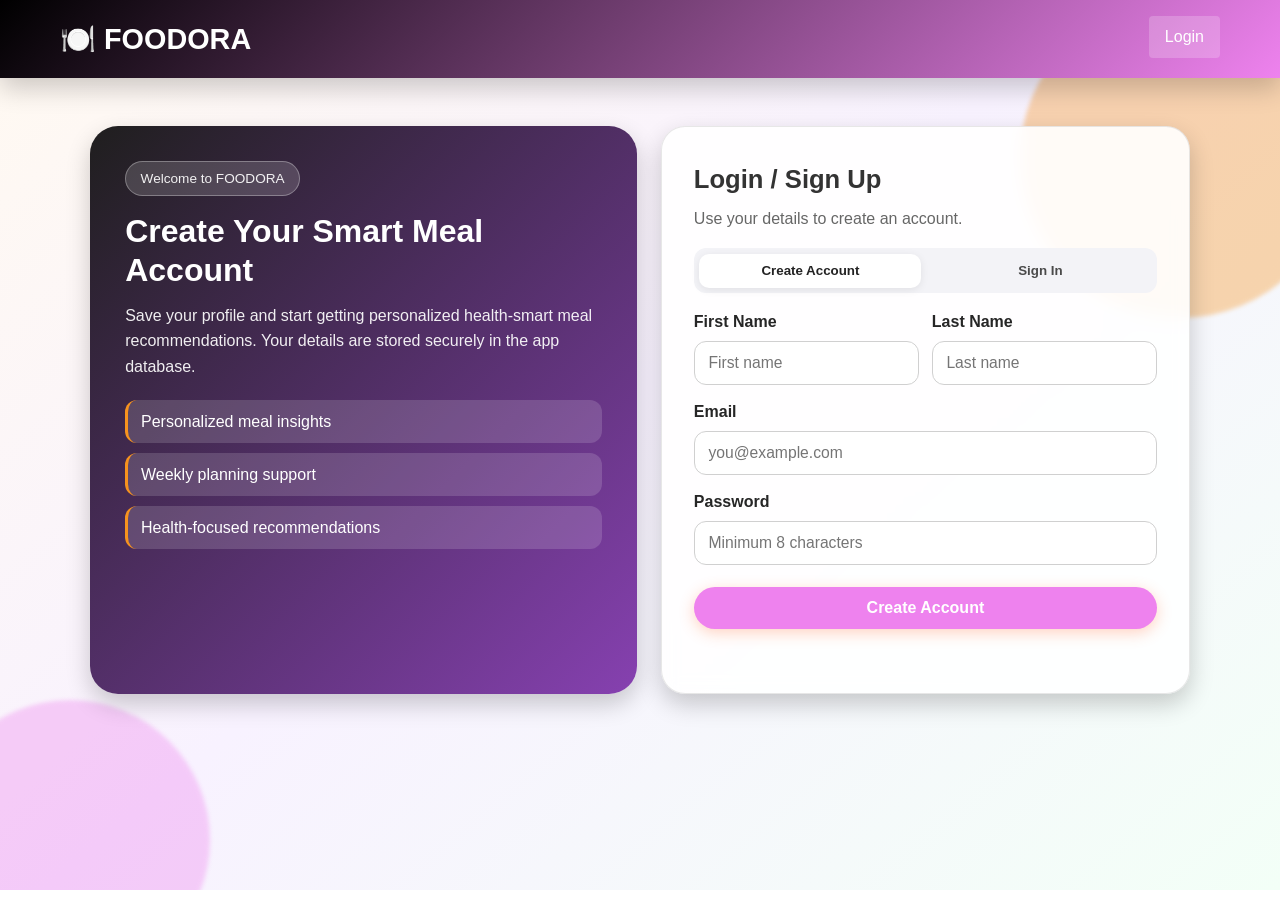
<file: index.html>
<!DOCTYPE html>
<html lang="en">
<head>
    <meta charset="UTF-8">
    <meta name="viewport" content="width=device-width, initial-scale=1.0">
    <title>Smart Meal Recommendation System</title>
    <link rel="stylesheet" href="styles.css">
</head>
<body>
    <!-- Navigation Bar -->
    <nav class="navbar">
        <div class="nav-container">
            <div class="logo">🍽️ FOODORA</div>
            <div class="nav-links">
                <a href="index.html" class="active">Home</a>
                <a href="what-i-have.html">Meal Planner</a>
                <a href="#" data-action="logout">Logout</a>
            </div>
        </div>
    </nav>

    <!-- Hero Section with Wallpaper -->
    <section class="hero">
        <div class="hero-background">
            <img src="C:\Users\Harinisha\Downloads\S2.png" alt="Delicious meal" class="hero-image">
            <div class="hero-overlay"></div>
        </div>
        <div class="hero-content">
            <h1 class="welcome-title">FOODORA</h1>
            <p class="welcome-subtitle">Personalized Meal Recommendations Based on Your Health & Ingredients</p>
            <div class="hero-buttons">
                <a href="what-i-have.html" class="btn btn-primary">Start Planning</a>
                <a href="login.html" class="btn btn-secondary">Create Account</a>
            </div>
        </div>
    </section>

    <!-- Previously Viewed Meals Section -->
    <section class="home-history" id="home-history-section">
        <div class="container">
            <h2 class="section-title">Recently Viewed / Cooked Meals</h2>
            <div id="home-history-list" class="home-history-grid">
                <!-- History cards injected from script.js -->
            </div>
            <p id="home-history-empty" class="muted home-history-empty">No viewed meals yet. Start from Meal Planner and view a meal to see it here.</p>
        </div>
    </section>

    <!-- Features Section -->
    <section class="features">
        <div class="container">
            <h2 class="section-title">Why Choose Health-Smart Meals?</h2>
            <div class="features-grid">
                <div class="feature-card">
                    <div class="feature-image">
                        <img src="img2.jpg" alt="Health-Based Recommendations" class="card-img">
                    </div>
                    <h3>🩺 Health-Based Recommendations</h3>
                    <p>Get meal suggestions tailored to your blood sugar and blood pressure levels.</p>
                </div>
                <div class="feature-card">
                    <div class="feature-image">
                        <img src="https://tse4.mm.bing.net/th/id/OIP.15-rsRrwyasX-inZnAsvkAHaEK?cb=defcache2defcache=1&rs=1&pid=ImgDetMain&o=7&rm=3" alt="Dietary Preferences" class="card-img">
                    </div>
                    <h3>🥗 Dietary Preferences</h3>
                    <p>Support for vegetarian, non-vegetarian, vegan, and eggetarian diets.</p>
                </div>
                <div class="feature-card">
                    <div class="feature-image">
                        <img src="img3.webp" class="card-img">
                    </div>
                    <h3>🥘 Ingredient-Based Planning</h3>
                    <p>Use what you have at home to create delicious, healthy meals.</p>
                </div>
                <div class="feature-card">
                    <div class="feature-image">
                        <img src="https://tse1.mm.bing.net/th/id/OIP.rgu2N-cV7GlVVcNil37iHAHaFk?cb=defcache2defcache=1&w=996&h=750&rs=1&pid=ImgDetMain&o=7&rm=3" alt="Weekly Planning" class="card-img">
                    </div>
                    <h3>📅 Weekly Meal Planning</h3>
                    <p>Plan your meals for the entire week based on available ingredients.</p>
                </div>
                <div class="feature-card">
                    <div class="feature-image">
                        <img src="https://images.cdn.centreforaviation.com/stories/NET-PROMOTER-SCORE-1024x.jpg" alt="Smart Analysis" class="card-img">
                    </div>
                    <h3>🧠 Smart Health Analysis</h3>
                    <p>AI analyzes your health metrics and suggests appropriate meals.</p>
                </div>
                 <div class="feature-card">
                    <div class="feature-image">
                        <img src="img4.jpg" alt="Detailed Steps" class="card-img">
                    </div>
                    <h3>📝 Detailed Cooking Steps</h3>
                    <p>Get step-by-step cooking instructions with health benefit information.</p>
                </div>
            </div>
        </div>
    </section>

    <!-- About Section -->
    <section class="about">
        <div class="container">
            <h2 class="section-title">About Health-Smart Meals</h2>
            <div class="about-content">
                <p><strong>Health-Smart Meals is an intelligent meal recommendation system focused on your health and well-being. We analyze your blood sugar and blood pressure levels along with your available ingredients to suggest personalized, health-optimized meals.</strong></p>
                <p>Our system helps you manage your health through proper nutrition by:</p>
                <ul>
                    <li>Analyzing your health metrics (blood sugar and blood pressure)</li>
                    <li>Suggesting meals that help balance your health conditions</li>
                    <li>Supporting your dietary preferences (vegetarian, non-vegetarian, vegan, eggetarian)</li>
                    <li>Creating single-day or weekly meal plans based on your available ingredients</li>
                    <li>Providing detailed cooking instructions with health benefit information</li>
                </ul>
                <p>Whether you need to manage high blood sugar, control blood pressure, or simply eat healthier, Health-Smart Meals provides the guidance you need to make informed food choices.</p>
            </div>
        </div>
    </section>

    <!-- How It Works Section -->
    <section class="how-it-works">
        <div class="container">
            <h2 class="section-title">How It Works</h2>
            <div class="steps-grid">
                <div class="step-card">
                    <div class="step-number">1</div>
                    <h3>Enter Health Info</h3>
                    <p>Provide your name, age, blood sugar level, and blood pressure readings.</p>
                </div>
                <div class="step-card">
                    <div class="step-number">2</div>
                    <h3>Select Preferences</h3>
                    <p>Choose your dietary preference and enter available ingredients.</p>
                </div>
                <div class="step-card">
                    <div class="step-number">3</div>
                    <h3>Health Analysis</h3>
                    <p>Our AI analyzes your health metrics and suggests appropriate meals.</p>
                </div>
                <div class="step-card">
                    <div class="step-number">4</div>
                    <h3>Get Meal Plan</h3>
                    <p>Receive personalized meal recommendations with cooking steps and health benefits.</p>
                </div>
            </div>
        </div>
    </section>

    <!-- CTA Section -->
    <section class="cta">
        <div class="container">
            <h2>Ready to Eat Healthier?</h2>
            <p>Start your health-smart meal planning journey today and take control of your health through nutrition!</p>
            <a href="what-i-have.html" class="btn btn-large">Start Planning Now</a>
        </div>
    </section>

    <!-- Footer -->
    <footer class="footer">
        <div class="container">
            <p>&copy; 2026 Health-Smart Meals - Personalized Health-Based Meal Planner. All rights reserved.</p>
            <div class="footer-links">
                <a href="#">Privacy Policy</a>
                <a href="#">Terms of Service</a>
                <a href="#">Contact Us</a>
            </div>
        </div>
    </footer>

    <script src="script.js"></script>
</body>
</html>
</file>
<file: styles.css>
/* Global Styles */
* {
    margin: 0;
    padding: 0;
    box-sizing: border-box;

}

html {
    scroll-behavior: smooth;
    scroll-padding-top: 80px;
}

:root {
    --primary-color:violet; 
    --secondary-color:black ;
    --accent-color: #F7931E;
    --dark-bg: #1a1a1a;
    --light-bg: #f5f5f5;
    --text-dark: #333;
    --text-light: #666;
    --shadow: 0 4px 6px rgba(0, 0, 0, 0.1);
    --shadow-lg: 0 10px 25px rgba(0, 0, 0, 0.2);
}

body {
    font-family: 'Segoe UI', Tahoma, Geneva, Verdana, sans-serif;
    line-height: 1.6;
    color: var(--text-dark);
    background-color: #fff;
}

.container {
    max-width: 1200px;
    margin: 0 auto;
    padding: 0 20px;
    padding-bottom: 30px;
}

/* Navigation Bar */
.navbar {
    background: linear-gradient(135deg, var(--secondary-color) 0%, var(--primary-color) 100%);
    padding: 1rem 0;
    position: sticky;
    top: 0;
    z-index: 1000;
    box-shadow: var(--shadow-lg);
}

.nav-container {
    max-width: 1200px;
    margin: 0 auto;
    padding: 0 20px;
    display: flex;
    justify-content: space-between;
    align-items: center;
}

.logo {
    font-size: 1.8rem;
    font-weight: bold;
    color: white;
    display: flex;
    align-items: center;
    gap: 0.5rem;
}

.nav-links {
    display: flex;
    gap: 2rem;
    align-items: center;
}

.nav-links a {
    color: white;
    text-decoration: none;
    font-weight: 500;
    transition: all 0.3s ease;
    padding: 0.5rem 1rem;
    border-radius: 4px;
}

.nav-links a:hover,
.nav-links a.active {
    background-color: rgba(255, 255, 255, 0.2);
    transform: translateY(-2px);
}

/* Hero Section */
.hero {
    position: relative;
    height: 600px;
    display: flex;
    align-items: center;
    justify-content: center;
    overflow: hidden;
}

.hero-background {
    position: absolute;
    top: 0;
    left: 0;
    width: 100%;
    height: 100%;
}

.hero-image {
    width: 100%;
    height: 100%;
    object-fit: cover;
    animation: zoomIn 10s ease-in-out infinite;
}

.hero-overlay {
    position: absolute;
    top: 0;
    left: 0;
    width: 100%;
    height: 100%;
    background: linear-gradient(135deg, rgba(245, 93, 164, 0.6) 0%, rgba(116, 114, 114, 0.6) 100%);
}

@keyframes zoomIn {
    0%, 100% {
        transform: scale(1);
    }
    50% {
        transform: scale(1.05);
    }
}

.hero-content {
    position: relative;
    z-index: 2;
    text-align: center;
    color: white;
    animation: slideUp 0.8s ease-out;
}

@keyframes slideUp {
    from {
        opacity: 0;
        transform: translateY(30px);
    }
    to {
        opacity: 1;
        transform: translateY(0);
    }
}

.welcome-title {
    font-size: 4rem;
    margin-bottom: 1rem;
    font-weight: 700;
    text-shadow: 2px 2px 4px rgba(0, 0, 0, 0.3);
}

.welcome-subtitle {
    font-size: 1.5rem;
    margin-bottom: 2rem;
    text-shadow: 1px 1px 2px rgba(0, 0, 0, 0.3);
}

.hero-buttons {
    display: flex;
    gap: 1rem;
    justify-content: center;
    flex-wrap: wrap;
}

/* Buttons */
.btn {
    display: inline-block;
    padding: 0.75rem 2rem;
    border-radius: 50px;
    text-decoration: none;
    font-weight: 600;
    transition: all 0.3s ease;
    cursor: pointer;
    border: none;
    font-size: 1rem;
}

.btn-primary {
    background-color: var(--primary-color);
    color: white;
    box-shadow: 0 4px 15px rgba(255, 107, 53, 0.3);
}

.btn-primary:hover {
    background-color: #e55a2b;
    transform: translateY(-3px);
    box-shadow: 0 6px 20px rgba(255, 107, 53, 0.4);
}

.btn-secondary {
    background-color: transparent;
    color: white;
    border: 2px solid white;
}

.btn-secondary:hover {
    background-color: white;
    color: var(--secondary-color);
    transform: translateY(-3px);
}

.btn-large {
    padding: 1rem 2.5rem;
    font-size: 1.1rem;
}

/* Features Section */
.features {
    padding: 5rem 0 6rem 0;
    background-color:beige;
}

.home-history {
    padding: 4rem 0;
    background: #fff;
}

.home-history-grid {
    display: grid;
    grid-template-columns: repeat(auto-fit, minmax(260px, 1fr));
    gap: 1.25rem;
}

.home-history-card {
    background: #f8f9fa;
    border-left: 5px solid var(--primary-color);
    border-radius: 12px;
    padding: 1rem 1.25rem;
    box-shadow: var(--shadow);
}

.home-history-toggle {
    background: var(--primary-color);
    color: #fff;
    border: none;
    border-radius: 20px;
    padding: 0.5rem 0.9rem;
    cursor: pointer;
    font-weight: 600;
    margin-bottom: 0.65rem;
}

.home-history-toggle:hover {
    opacity: 0.9;
}

.home-history-card h3 {
    color: var(--text-dark);
    margin-bottom: 0.4rem;
    font-size: 1.1rem;
}

.home-history-meta {
    color: var(--text-light);
    font-size: 0.9rem;
    margin-bottom: 0.65rem;
}

.home-history-steps {
    color: var(--text-dark);
    font-size: 0.95rem;
}

.home-history-steps ol {
    padding-left: 1.1rem;
}

.home-history-steps li {
    margin-bottom: 0.4rem;
}

.home-history-empty {
    margin-top: 1rem;
    text-align: center;
}

.section-title {
    font-size: 2.5rem;
    text-align: center;
    margin-bottom: 3rem;
    color: brown;
    position: relative;
    padding-bottom: 1rem;
    padding-top: 40px;
}

.section-title::after {
    content: '';
    position: absolute;
    bottom: 0;
    left: 50%;
    transform: translateX(-50%);
    width: 80px;
    height: 4px;
    background: var(--primary-color);
    border-radius: 2px;
}

.features-grid {
    display: grid;
    grid-template-columns: repeat(auto-fit, minmax(300px, 1fr));
    gap: 2rem;
    margin-bottom: 2rem;
}

.feature-card {
    background: white;
    padding: 0;
    border-radius: 10px;
    text-align: center;
    box-shadow: var(--shadow);
    transition: all 0.3s ease;
    border-top: 4px solid var(--primary-color);
    overflow: hidden;
    display: flex;
    flex-direction: column;
    height: 100%;
}

.feature-card:hover {
    transform: translateY(-10px);
    box-shadow: var(--shadow-lg);
    border-top-color: var(--accent-color);
}

.feature-card:hover .card-img {
    transform: scale(1.1);
}

.feature-image {
    width: 100%;
    height: 200px;
    overflow: hidden;
    background: var(--light-bg);
    flex-shrink: 0;
    display: block;
    cursor: pointer;
}

.card-img {
    width: 100%;
    height: 100%;
    object-fit: cover;
    transition: transform 0.3s ease;
}

.feature-card h3 {
    font-size: 1.2rem;
    margin: 1.25rem 1.5rem 0.4rem 1.5rem;
    color: var(--secondary-color);
    font-weight: 700;
    letter-spacing: 0.2px;
    line-height: 1.4;
}

.feature-card p {
    font-size: 0.95rem;
    line-height: 1.6;
    color: var(--text-light);
    margin: 0 1.5rem 1.5rem 1.5rem;
    flex-grow: 1;
    display: flex;
    align-items: center;
    justify-content: center;
    text-align: center;
}

.feature-link {
    color: inherit;
    text-decoration: none;
    display: block;
}

.feature-link:hover {
    color: var(--accent-color);
}

.about-list li {
    padding: 0.75rem 0;
    color: var(--text-dark);
    line-height: 1.7;
}
/* Center the About section content */
.about .about-content {
    max-width: 900px;
    margin: 0 auto;
    text-align: center;
}

.about .about-content p {
    margin: 0 auto;
}

.about .about-content ul {
    list-style: none;
    padding-left: 0;
    margin: 1.5rem auto;
    text-align: left;
    max-width: 700px;
}

.about .about-content ul li {
    padding: 0.75rem 0;
    padding-left: 2rem;
    position: relative;
    font-size: 1.05rem;
    line-height: 1.6;
}

.about .about-content ul li::before {
    content: "✓";
    position: absolute;
    left: 0;
    color: var(--primary-color);
    font-weight: bold;
    font-size: 1.2rem;
}

/* What I Have - new inputs */
.meal-basics {
    display: grid;
    grid-template-columns: repeat(auto-fit, minmax(200px, 1fr));
    gap: 1rem;
    margin: 1.5rem 0;
}

.text-input-group select,
.text-input-group input,
.text-input-group textarea {
    width: 100%;
    padding: 0.75rem 1rem;
    border: 1px solid #e0e0e0;
    border-radius: 8px;
    font-size: 1rem;
}

.suggested-ingredients {
    margin: 1rem 0 1.5rem 0;
}

.suggested-ingredient-list {
    display: flex;
    flex-wrap: wrap;
    gap: 0.75rem;
}

.suggested-ingredient {
    border: 1px solid #e0e0e0;
    background: #fff;
    padding: 0.5rem 1rem;
    border-radius: 999px;
    cursor: pointer;
    transition: all 0.2s ease;
    font-weight: 600;
}

.suggested-ingredient:hover {
    border-color: var(--primary-color);
    color: var(--primary-color);
    transform: translateY(-2px);
}

.selected-ingredients {
    margin-top: 1.5rem;
}

.selected-ingredients-list {
    display: flex;
    flex-wrap: wrap;
    gap: 0.5rem;
}

.ingredient-pill {
    background: #f2f2f2;
    padding: 0.4rem 0.8rem;
    border-radius: 999px;
    font-size: 0.9rem;
    font-weight: 600;
}

.action-row {
    display: flex;
    gap: 1rem;
    margin-top: 1.5rem;
    flex-wrap: wrap;
}

.history-section {
    margin-top: 3rem;
}

.history-card {
    background: #fff;
    border-radius: 12px;
    padding: 1.5rem;
    box-shadow: var(--shadow);
}

.history-list {
    list-style: none;
    margin-top: 1rem;
    display: flex;
    flex-direction: column;
    gap: 0.75rem;
}

.muted {
    color: #999;
}

/* MealMatch */
.meal-summary {
    background: #fff;
    padding: 1.5rem;
    border-radius: 12px;
    box-shadow: var(--shadow);
    margin-bottom: 2rem;
}

.summary-grid {
    display: grid;
    grid-template-columns: repeat(auto-fit, minmax(220px, 1fr));
    gap: 1rem;
    margin-top: 1rem;
}

.meal-grid {
    display: flex;
    flex-wrap: wrap;
    gap: 1.5rem;
    margin-bottom: 2rem;
}

.meal-card {
    background: #fff;
    border-radius: 16px;
    box-shadow: var(--shadow);
    overflow: hidden;
    display: flex;
    flex-direction: column;
    width: 280px;
    transition: all 0.3s ease;
    cursor: pointer;
}

.meal-card:hover {
    transform: translateY(-8px);
    box-shadow: var(--shadow-lg);
}

.meal-card-image-wrapper {
    position: relative;
    width: 100%;
    height: 200px;
    overflow: hidden;
    background: linear-gradient(135deg, #f5f5f5 0%, #e0e0e0 100%);
}

.meal-card-image {
    width: 100%;
    height: 100%;
    object-fit: cover;
    transition: transform 0.3s ease;
    display: block;
}

.meal-card:hover .meal-card-image {
    transform: scale(1.1);
}

.meal-card-badge {
    display: none;
}

.meal-card-body {
    padding: 1.2rem;
    display: flex;
    flex-direction: column;
    gap: 0.5rem;
    flex-grow: 1;
}

.meal-card-body h3 {
    font-size: 1.1rem;
    color: var(--text-dark);
    margin: 0;
}

.meal-meta {
    font-size: 0.9rem;
    color: var(--text-light);
    margin: 0;
}

.no-match {
    grid-column: 1 / -1;
    text-align: center;
    padding: 3rem 2rem;
    background: #f5f5f5;
    border-radius: 12px;
}

/* Meal Detail */
.meal-detail {
    background: #fff;
    border-radius: 16px;
    padding: 2rem;
    box-shadow: var(--shadow);
    margin-top: 1rem;
}

.meal-detail-placeholder {
    color: #999;
    text-align: center;
    padding: 3rem 2rem;
    font-size: 1.1rem;
}

.meal-detail-card {
    display: flex;
    flex-direction: column;
    gap: 2rem;
}

.meal-detail-header {
    display: flex;
    gap: 2rem;
    align-items: flex-start;
    flex-wrap: wrap;
    padding-bottom: 1.5rem;
    border-bottom: 2px solid #f0f0f0;
}

.meal-detail-image-wrapper {
    flex-shrink: 0;
}

.meal-detail-image {
    width: 300px;
    height: 240px;
    object-fit: cover;
    border-radius: 16px;
    box-shadow: var(--shadow);
}

.meal-detail-info {
    flex: 1;
    min-width: 250px;
}

.meal-detail-info h2 {
    font-size: 2rem;
    margin-bottom: 0.5rem;
    color: var(--text-dark);
}

.meal-detail-meta {
    font-size: 1.1rem;
    color: var(--text-light);
    margin-bottom: 1rem;
    display: flex;
    gap: 1.5rem;
    flex-wrap: wrap;
}

.meal-detail-description {
    line-height: 1.7;
    color: #555;
    font-size: 1rem;
}

/* Tabs */
.meal-detail-tabs {
    display: flex;
    gap: 1rem;
    border-bottom: 2px solid #f0f0f0;
    overflow-x: auto;
}

.tab-btn {
    padding: 1rem 1.5rem;
    border: none;
    background: transparent;
    cursor: pointer;
    font-weight: 600;
    color: var(--text-light);
    border-bottom: 3px solid transparent;
    transition: all 0.3s ease;
    font-size: 1rem;
}

.tab-btn:hover {
    color: var(--primary-color);
}

.tab-btn.active {
    color: var(--primary-color);
    border-bottom-color: var(--primary-color);
}

/* Tab Content */
.tab-content {
    display: none;
}

.tab-content.active {
    display: block;
    animation: fadeIn 0.3s ease;
}

@keyframes fadeIn {
    from { opacity: 0; transform: translateY(5px); }
    to { opacity: 1; transform: translateY(0); }
}

.ingredients-list {
    display: flex;
    flex-direction: column;
    gap: 1.5rem;
}

.ingredient-section h4 {
    margin: 0 0 1rem 0;
    color: var(--text-dark);
    font-size: 1.05rem;
}

.ingredient-items {
    display: flex;
    flex-wrap: wrap;
    gap: 0.75rem;
}

.ingredient-tag {
    padding: 0.5rem 1rem;
    border-radius: 20px;
    font-weight: 600;
    font-size: 0.95rem;
}

.ingredient-tag.matched {
    background: #e8f5e9;
    color: #2e7d32;
    border: 1px solid #4caf50;
}

.ingredient-tag.missing {
    background: #fff3e0;
    color: #e65100;
    border: 1px solid #ff9800;
}

/* Steps */
.steps-list {
    display: flex;
    flex-direction: row;
    flex-wrap: wrap;
    gap: 1rem;
}

.step-item {
    display: flex;
    flex-direction: column;
    gap: 0.75rem;
    padding: 1rem;
    background: #f9f9f9;
    border-radius: 12px;
    border-left: 4px solid var(--primary-color);
    flex: 1;
    min-width: 150px;
    align-items: center;
    text-align: center;
}

.step-num {
    flex-shrink: 0;
    display: flex;
    align-items: center;
    justify-content: center;
    width: 40px;
    height: 40px;
    background: var(--primary-color);
    color: white;
    border-radius: 50%;
    font-weight: 700;
    font-size: 1.1rem;
}

.step-item:hover {
    background: #f0f0f0;
    transform: translateX(4px);
}

/* Nutrition */
.nutrition-grid {
    display: grid;
    grid-template-columns: repeat(auto-fit, minmax(140px, 1fr));
    gap: 1.5rem;
    margin-top: 1.5rem;
}

.nutrition-item {
    background: linear-gradient(135deg, #f5f5f5, #efefef);
    padding: 1.5rem;
    border-radius: 12px;
    text-align: center;
    box-shadow: var(--shadow);
}

.nutrition-item strong {
    display: block;
    font-size: 1.5rem;
    color: var(--primary-color);
    margin-bottom: 0.5rem;
}

/* Footer */
.meal-detail-footer {
    display: flex;
    gap: 1rem;
    margin-top: 1.5rem;
    padding-top: 1.5rem;
    border-top: 2px solid #f0f0f0;
}
    

    .checkbox-grid {
        display: grid;
        grid-template-columns: repeat(auto-fit, minmax(140px, 1fr));
        gap: 0.75rem;
    }

    .checkbox-grid label {
        display: flex;
        gap: 0.5rem;
        align-items: center;
        font-weight: 600;
        color: var(--secondary-color);
    }

    .upload-box {
        border: 2px dashed #ddd;
        border-radius: 10px;
        padding: 1.5rem;
        text-align: center;
        cursor: pointer;
        transition: all 0.2s ease;
        background: #fafafa;
        display: block;
    }

    .upload-box:hover {
        border-color: var(--primary-color);
        background: #fff5f0;
    }

    .upload-box input {
        display: none;
    }

    .upload-instructions {
        display: flex;
        flex-direction: column;
        gap: 0.2rem;
        color: var(--secondary-color);
        font-weight: 600;
    }

.how-it-works .section-title {
    color: brown;
}

.how-it-works .section-title::after {
    background-color: var(--accent-color);
}

.steps-grid {
    display: grid;
    grid-template-columns: repeat(auto-fit, minmax(250px, 1fr));
    gap: 2rem;
}

.step-card {
    background: white;
    padding: 2rem;
    border-radius: 10px;
    text-align: center;
    border: 2px solid #e0e0e0;
    transition: all 0.3s ease;
    box-shadow: var(--shadow);
}

.step-card:hover {
    background: white;
    transform: translateY(-5px);
    border-color: var(--primary-color);
    box-shadow: var(--shadow-lg);
}

.step-number {
    display: inline-flex;
    align-items: center;
    justify-content: center;
    width: 60px;
    height: 60px;
    background-color: var(--accent-color);
    border-radius: 50%;
    font-size: 1.8rem;
    font-weight: bold;
    margin-bottom: 1rem;
}

.step-card h3 {
    font-size: 1.3rem;
    margin-bottom: 0.5rem;
    color: var(--secondary-color);
}

.step-card p {
    color: var(--text-light);
}

/* CTA Section */
.cta {
    padding: 4rem 0;
    background: beige;
    color: brown;
    text-align: center;
}

.cta h2 {
    font-size: 2.5rem;
    margin-bottom: 1rem;
}

.cta p {
    font-size: 1.2rem;
    margin-bottom: 2rem;
    opacity: 0.95;
}

/* Footer */
.footer {
    background-color: var(--dark-bg);
    color: white;
    padding: 2rem 0;
    text-align: center;
}

.footer-links {
    margin-top: 1rem;
    display: flex;
    gap: 2rem;
    justify-content: center;
    flex-wrap: wrap;
}

.footer-links a {
    color: var(--primary-color);
    text-decoration: none;
    transition: color 0.3s ease;
}

.footer-links a:hover {
    color: var(--accent-color);
    text-decoration: underline;
}

/* Main Content Pages */
.main-content {
    min-height: calc(100vh - 200px);
    padding: 3rem 0;
    background-color: var(--light-bg);
}

.page-title {
    font-size: 3rem;
    color: var(--secondary-color);
    text-align: center;
    margin-bottom: 0.5rem;
}

.page-subtitle {
    font-size: 1.2rem;
    color: var(--text-light);
    text-align: center;
    margin-bottom: 3rem;
}

.coming-soon {
    background: white;
    padding: 3rem;
    border-radius: 10px;
    text-align: center;
    box-shadow: var(--shadow-lg);
    max-width: 600px;
    margin: 0 auto;
}

.coming-soon-icon {
    font-size: 4rem;
    margin-bottom: 1.5rem;
    display: block;
}

.coming-soon h2 {
    color: var(--secondary-color);
    margin-bottom: 1rem;
    font-size: 2rem;
}

.feature-list {
    list-style: none;
    text-align: left;
    margin: 1.5rem 0;
    padding: 0;
}

.feature-list li {
    padding: 0.75rem 0;
    padding-left: 2rem;
    position: relative;
    color: var(--text-dark);
    border-bottom: 1px solid #eee;
}

.feature-list li::before {
    content: '→';
    position: absolute;
    left: 0;
    color: var(--primary-color);
    font-weight: bold;
    font-size: 1.2rem;
}

.feature-list li:last-child {
    border-bottom: none;
}

.coming-soon .btn {
    margin-top: 1.5rem;
}

/* Input Selection layouts */
.input-page {
    background: #fdfaf6;
}

.input-grid {
    display: grid;
    grid-template-columns: repeat(auto-fit, minmax(280px, 1fr));
    gap: 16px;
}

.input-card {
    background: #ffffff;
    border: 1px solid #e6d7c3;
    border-radius: 12px;
    padding: 16px;
    box-shadow: 0 10px 30px rgba(62, 39, 35, 0.06);
}

.card-header {
    display: flex;
    justify-content: space-between;
    align-items: center;
    margin-bottom: 10px;
}

.input-card h3 {
    margin: 0;
    color: #3e2723;
}

.tag-light {
    background: #f3e7da;
    color: #3e2723;
    padding: 6px 10px;
    border-radius: 12px;
    font-size: 12px;
    border: 1px solid #e6d7c3;
}

.input-card label {
    display: block;
    margin-bottom: 8px;
    font-weight: 600;
    color: #4a342e;
}

.input-card input[type="text"],
.input-card input[type="file"],
.input-card textarea {
    width: 100%;
    padding: 10px 12px;
    border: 1px solid #d8c9b8;
    border-radius: 10px;
    background: #fff;
    font-size: 14px;
    color: #3e2723;
}

.input-card textarea {
    resize: vertical;
    min-height: 100px;
}

.chip-row {
    display: flex;
    flex-wrap: wrap;
    gap: 8px;
    margin-bottom: 10px;
}

.chip {
    padding: 8px 12px;
    border-radius: 999px;
    border: 1px solid #d8c9b8;
    background: #fff;
    color: #3e2723;
    cursor: pointer;
    font-size: 13px;
    transition: all 0.2s ease;
}

.chip:hover {
    border-color: #b89977;
    box-shadow: 0 4px 10px rgba(62, 39, 35, 0.08);
}

.chip.selected {
    background: #3e2723;
    color: #fff;
    border-color: #3e2723;
}

.accent-input {
    border-color: #c9ad8b;
    background: #fffdf8;
}

.upload-box {
    border: 1px dashed #c9ad8b;
    background: #fffdf8;
    border-radius: 12px;
    padding: 14px;
}

.notes {
    font-size: 12px;
    color: #6d4c41;
    margin-top: 6px;
}

.cta-row {
    display: flex;
    gap: 10px;
    flex-wrap: wrap;
}

.primary-button {
    background: #3e2723;
    color: #fff;
    padding: 12px 18px;
    border: none;
    border-radius: 10px;
    text-decoration: none;
    font-weight: 600;
    box-shadow: 0 10px 30px rgba(62, 39, 35, 0.12);
}

.secondary-button {
    background: #f3e7da;
    color: #3e2723;
    padding: 12px 18px;
    border-radius: 10px;
    text-decoration: none;
    font-weight: 600;
    border: 1px solid #e6d7c3;
}

.checkbox-grid {
    display: grid;
    grid-template-columns: repeat(auto-fit, minmax(140px, 1fr));
    gap: 8px;
}

.checkbox-grid label {
    display: flex;
    align-items: center;
    gap: 8px;
    font-weight: 500;
    cursor: pointer;
}

.checkbox-grid input[type="checkbox"] {
    accent-color: #3e2723;
}

.badge-list {
    display: flex;
    gap: 6px;
    flex-wrap: wrap;
}

.badge {
    background: #f3e7da;
    color: #3e2723;
    padding: 6px 10px;
    border-radius: 10px;
    font-size: 12px;
    border: 1px solid #e6d7c3;
}

.card-help {
    font-size: 13px;
    color: #6d4c41;
    margin-bottom: 10px;
}

.note {
    font-size: 12px;
    color: #5d4037;
    margin-top: 8px;
    background: #f7eee4;
    padding: 10px;
    border-radius: 10px;
    border: 1px solid #e6d7c3;
}

.field-group {
    margin-top: 12px;
}

.chip input[type="radio"] {
    display: none;
}

.chip input[type="radio"]:checked + span {
    font-weight: 700;
}

.chip input[type="radio"]:checked {
    outline: none;
}

.chip-row.wrap {
    flex-wrap: wrap;
}

@media (max-width: 600px) {
    .input-grid {
        grid-template-columns: 1fr;
    }

    .card-header {
        flex-direction: column;
        align-items: flex-start;
        gap: 6px;
    }
}

/* ============= NEW STEP-BY-STEP FORM LAYOUT ============= */
.input-page-section {
    background: linear-gradient(135deg, #fdfaf6 0%, #f5f1eb 100%);
    min-height: calc(100vh - 200px);
    padding: 3rem 0;
}

.page-header {
    text-align: center;
    margin-bottom: 3rem;
    animation: fadeInDown 0.6s ease-out;
}

.page-header .page-title {
    font-size: 2.8rem;
    color: #3e2723;
    margin-bottom: 0.5rem;
    font-weight: 800;
    letter-spacing: -1px;
}

.page-header .page-subtitle {
    font-size: 1.1rem;
    color: #795548;
    font-weight: 500;
}

@keyframes fadeInDown {
    from {
        opacity: 0;
        transform: translateY(-20px);
    }
    to {
        opacity: 1;
        transform: translateY(0);
    }
}

.form-steps-container {
    display: grid;
    grid-template-columns: 1fr;
    gap: 2.5rem;
    max-width: 900px;
    margin: 0 auto;
}

.form-step {
    background: #ffffff;
    border-radius: 16px;
    padding: 2.5rem;
    box-shadow: 0 8px 32px rgba(62, 39, 35, 0.08);
    border: 1px solid #ede5d8;
    animation: slideUpFade 0.6s ease-out;
    transition: all 0.3s ease;
}

.form-step:hover {
    box-shadow: 0 16px 48px rgba(62, 39, 35, 0.12);
    transform: translateY(-2px);
}

@keyframes slideUpFade {
    from {
        opacity: 0;
        transform: translateY(30px);
    }
    to {
        opacity: 1;
        transform: translateY(0);
    }
}

.step-indicator {
    display: flex;
    align-items: center;
    gap: 12px;
    margin-bottom: 1.5rem;
}

.step-number {
    display: flex;
    align-items: center;
    justify-content: center;
    width: 48px;
    height: 48px;
    background: linear-gradient(135deg, #3e2723 0%, #5d4037 100%);
    color: white;
    border-radius: 50%;
    font-size: 1.4rem;
    font-weight: 700;
    box-shadow: 0 4px 12px rgba(62, 39, 35, 0.2);
}

.step-title {
    font-size: 1.2rem;
    font-weight: 700;
    color: #3e2723;
    letter-spacing: 0.5px;
}

.step-content h2 {
    font-size: 1.8rem;
    color: #3e2723;
    margin-bottom: 0.5rem;
    font-weight: 700;
}

.step-description {
    color: #8d6e63;
    font-size: 1rem;
    margin-bottom: 1.5rem;
}

.step-note {
    font-size: 0.95rem;
    color: #6d4c41;
    margin-top: 1rem;
    padding: 12px 16px;
    background: #f7f2ed;
    border-radius: 10px;
    border-left: 4px solid #d7ccc8;
}

/* Ingredient Options */
.ingredient-options {
    display: grid;
    grid-template-columns: repeat(auto-fit, minmax(140px, 1fr));
    gap: 12px;
    margin-bottom: 1.5rem;
}

.ingredient-radio {
    position: relative;
    cursor: pointer;
}

.ingredient-radio input[type="checkbox"] {
    display: none;
}

.ingredient-badge {
    display: flex;
    align-items: center;
    justify-content: center;
    padding: 12px 16px;
    background: #fff;
    border: 2px solid #e6d7c3;
    border-radius: 12px;
    font-weight: 600;
    color: #3e2723;
    transition: all 0.3s ease;
    cursor: pointer;
    min-height: 50px;
    font-size: 0.95rem;
}

.ingredient-radio input[type="checkbox"]:checked + .ingredient-badge {
    background: linear-gradient(135deg, #8d6e63 0%, #6d4c41 100%);
    color: white;
    border-color: #6d4c41;
    box-shadow: 0 8px 20px rgba(62, 39, 35, 0.2);
    transform: translateY(-2px);
}

.ingredient-badge:hover {
    border-color: #b89977;
    box-shadow: 0 4px 12px rgba(62, 39, 35, 0.1);
}

/* Divider */
.divider {
    text-align: center;
    color: #a1887f;
    font-size: 0.95rem;
    font-weight: 600;
    margin: 1.5rem 0;
    position: relative;
    padding: 0.5rem 0;
}

.divider::before,
.divider::after {
    content: '';
    position: absolute;
    top: 50%;
    width: 40%;
    height: 1px;
    background: linear-gradient(90deg, transparent, #d7ccc8);
}

.divider::before {
    left: 0;
}

.divider::after {
    right: 0;
    background: linear-gradient(90deg, #d7ccc8, transparent);
}

/* Text Input Groups */
.text-input-group {
    margin-bottom: 1.5rem;
}

.text-input-group label {
    display: block;
    margin-bottom: 8px;
    font-weight: 700;
    color: #3e2723;
    font-size: 0.95rem;
}

.text-input-group textarea {
    width: 100%;
    padding: 12px 16px;
    border: 2px solid #e6d7c3;
    border-radius: 12px;
    background: #fffcf9;
    font-family: inherit;
    font-size: 0.95rem;
    color: #3e2723;
    resize: vertical;
    transition: all 0.3s ease;
}

.text-input-group textarea:focus {
    outline: none;
    border-color: #8d6e63;
    box-shadow: 0 0 0 3px rgba(141, 110, 99, 0.1);
    background: #fff;
}

/* Time Selection */
.time-selection {
    margin-top: 1.5rem;
}

.time-selection > label {
    display: block;
    font-weight: 700;
    color: #3e2723;
    margin-bottom: 12px;
}

.time-chips {
    display: grid;
    grid-template-columns: repeat(auto-fit, minmax(110px, 1fr));
    gap: 10px;
}

.time-chip {
    position: relative;
    cursor: pointer;
}

.time-chip input[type="radio"] {
    display: none;
}

.time-chip span {
    display: flex;
    align-items: center;
    justify-content: center;
    padding: 10px 14px;
    background: #fff;
    border: 2px solid #e6d7c3;
    border-radius: 10px;
    font-weight: 600;
    color: #3e2723;
    transition: all 0.3s ease;
    font-size: 0.9rem;
}

.time-chip input[type="radio"]:checked + span {
    background: linear-gradient(135deg, #c9ad8b 0%, #a1887f 100%);
    color: white;
    border-color: #a1887f;
    box-shadow: 0 6px 16px rgba(62, 39, 35, 0.15);
    transform: translateY(-2px);
}

.time-chip span:hover {
    border-color: #b89977;
    box-shadow: 0 2px 8px rgba(62, 39, 35, 0.08);
}

/* Leftover Items */
.leftover-options {
    display: grid;
    grid-template-columns: repeat(auto-fit, minmax(140px, 1fr));
    gap: 12px;
    margin-bottom: 1.5rem;
}

.leftover-item {
    position: relative;
    cursor: pointer;
}

.leftover-item input[type="checkbox"] {
    display: none;
}

.leftover-badge {
    display: flex;
    align-items: center;
    justify-content: center;
    padding: 12px 16px;
    background: #fff;
    border: 2px solid #e6d7c3;
    border-radius: 12px;
    font-weight: 600;
    color: #3e2723;
    transition: all 0.3s ease;
    min-height: 50px;
    font-size: 0.95rem;
}

.leftover-item input[type="checkbox"]:checked + .leftover-badge {
    background: linear-gradient(135deg, #d4a574 0%, #b89977 100%);
    color: white;
    border-color: #b89977;
    box-shadow: 0 8px 20px rgba(62, 39, 35, 0.2);
    transform: translateY(-2px);
}

.leftover-badge:hover {
    border-color: #b89977;
    box-shadow: 0 4px 12px rgba(62, 39, 35, 0.1);
}

/* Upload Box Enhanced */
.upload-box-enhanced {
    display: block;
    border: 2px dashed #c9ad8b;
    background: linear-gradient(135deg, #fffcf9 0%, #f7f2ed 100%);
    border-radius: 16px;
    padding: 2rem;
    text-align: center;
    cursor: pointer;
    transition: all 0.3s ease;
    position: relative;
    overflow: hidden;
}

.upload-box-enhanced::before {
    content: '';
    position: absolute;
    inset: 0;
    background: radial-gradient(circle at 20% 50%, rgba(141, 110, 99, 0.05) 0%, transparent 50%);
    pointer-events: none;
}

.upload-box-enhanced:hover {
    border-color: #8d6e63;
    background: linear-gradient(135deg, #fff 0%, #fffcf9 100%);
    box-shadow: 0 8px 24px rgba(62, 39, 35, 0.1);
}

.upload-box-enhanced input {
    display: none;
}

.upload-content {
    display: flex;
    flex-direction: column;
    gap: 10px;
    position: relative;
    z-index: 1;
}

.upload-icon {
    font-size: 3rem;
    animation: bounce 2s ease-in-out infinite;
}

@keyframes bounce {
    0%, 100% { transform: translateY(0); }
    50% { transform: translateY(-10px); }
}

.upload-box-enhanced strong {
    font-size: 1.1rem;
    color: #3e2723;
    font-weight: 700;
}

.upload-box-enhanced span {
    font-size: 0.9rem;
    color: #8d6e63;
}

/* Diet Grid */
.diet-grid {
    display: grid;
    grid-template-columns: repeat(auto-fit, minmax(140px, 1fr));
    gap: 12px;
}

.diet-checkbox {
    position: relative;
    cursor: pointer;
}

.diet-checkbox input[type="checkbox"] {
    display: none;
}

.diet-checkbox span {
    display: flex;
    align-items: center;
    justify-content: center;
    padding: 12px 14px;
    background: #fff;
    border: 2px solid #e6d7c3;
    border-radius: 12px;
    font-weight: 600;
    color: #3e2723;
    transition: all 0.3s ease;
    min-height: 50px;
    font-size: 0.9rem;
}

.diet-checkbox input[type="checkbox"]:checked + span {
    background: linear-gradient(135deg, #7e57c2 0%, #5e35b1 100%);
    color: white;
    border-color: #5e35b1;
    box-shadow: 0 8px 20px rgba(94, 53, 177, 0.2);
    transform: translateY(-2px);
}

.diet-checkbox span:hover {
    border-color: #b89977;
    box-shadow: 0 4px 12px rgba(62, 39, 35, 0.08);
}

/* Window Chips */
.window-chips {
    display: grid;
    grid-template-columns: repeat(auto-fit, minmax(130px, 1fr));
    gap: 10px;
    margin-top: 12px;
}

.window-chip {
    position: relative;
    cursor: pointer;
}

.window-chip input[type="radio"] {
    display: none;
}

.window-chip span {
    display: flex;
    align-items: center;
    justify-content: center;
    padding: 10px 12px;
    background: #fff;
    border: 2px solid #e6d7c3;
    border-radius: 10px;
    font-weight: 600;
    color: #3e2723;
    transition: all 0.3s ease;
    font-size: 0.9rem;
}

.window-chip input[type="radio"]:checked + span {
    background: linear-gradient(135deg, #26a69a 0%, #00897b 100%);
    color: white;
    border-color: #00897b;
    box-shadow: 0 6px 16px rgba(38, 166, 154, 0.2);
    transform: translateY(-2px);
}

.window-chip span:hover {
    border-color: #b89977;
    box-shadow: 0 2px 8px rgba(62, 39, 35, 0.08);
}

/* Mood Chips */
.mood-chips {
    display: grid;
    grid-template-columns: repeat(auto-fit, minmax(130px, 1fr));
    gap: 12px;
}

.mood-chip {
    position: relative;
    cursor: pointer;
}

.mood-chip input[type="radio"] {
    display: none;
}

.mood-chip span {
    display: flex;
    align-items: center;
    justify-content: center;
    padding: 12px 14px;
    background: #fff;
    border: 2px solid #e6d7c3;
    border-radius: 12px;
    font-weight: 600;
    color: #3e2723;
    transition: all 0.3s ease;
    min-height: 50px;
    font-size: 0.9rem;
}

.mood-chip input[type="radio"]:checked + span {
    background: linear-gradient(135deg, #ff6f61 0%, #ff4757 100%);
    color: white;
    border-color: #ff4757;
    box-shadow: 0 8px 20px rgba(255, 71, 87, 0.2);
    transform: translateY(-2px);
}

.mood-chip span:hover {
    border-color: #ff6f61;
    box-shadow: 0 4px 12px rgba(62, 39, 35, 0.08);
}

/* Ingredient Stories */
.ingredient-stories-container {
    display: grid;
    grid-template-columns: repeat(auto-fit, minmax(280px, 1fr));
    gap: 16px;
    margin-top: 1.5rem;
}

.story-card {
    background: linear-gradient(135deg, #fffcf9 0%, #f7f2ed 100%);
    border: 1px solid #e6d7c3;
    border-radius: 12px;
    padding: 1.5rem;
    transition: all 0.3s ease;
    position: relative;
    overflow: hidden;
    animation: fadeIn 0.5s ease-out;
}

@keyframes fadeIn {
    from {
        opacity: 0;
        transform: scale(0.95);
    }
    to {
        opacity: 1;
        transform: scale(1);
    }
}

.story-card::before {
    content: '';
    position: absolute;
    top: 0;
    left: 0;
    right: 0;
    height: 3px;
    background: linear-gradient(90deg, #8d6e63, #d7ccc8);
}

.story-card:hover {
    box-shadow: 0 12px 32px rgba(62, 39, 35, 0.12);
    transform: translateY(-4px);
    border-color: #c9ad8b;
}

.story-emoji {
    font-size: 2.5rem;
    margin-bottom: 0.5rem;
}

.story-card h3 {
    font-size: 1.2rem;
    color: #3e2723;
    margin-bottom: 0.5rem;
    font-weight: 700;
}

.story-origin {
    font-size: 0.85rem;
    color: #8d6e63;
    font-weight: 600;
    margin-bottom: 0.75rem;
}

.story-text {
    font-size: 0.9rem;
    color: #5d4037;
    line-height: 1.6;
}

/* Final Step */
.final-step {
    background: linear-gradient(135deg, #8d6e63 0%, #6d4c41 100%);
    color: white;
    text-align: center;
}

.success-ready {
    padding: 2rem 0;
}

.ready-icon {
    font-size: 3.5rem;
    margin-bottom: 1rem;
    animation: scaleIn 0.6s ease-out;
}

@keyframes scaleIn {
    from {
        transform: scale(0);
        opacity: 0;
    }
    to {
        transform: scale(1);
        opacity: 1;
    }
}

.success-ready h2 {
    font-size: 2rem;
    margin-bottom: 0.5rem;
    font-weight: 800;
}

.success-ready p {
    font-size: 1.1rem;
    margin-bottom: 2rem;
    opacity: 0.95;
}

/* Responsive */
@media (max-width: 768px) {
    .form-steps-container {
        gap: 1.5rem;
    }

    .form-step {
        padding: 1.5rem;
    }

    .page-header .page-title {
        font-size: 2rem;
    }

    .ingredient-options,
    .leftover-options,
    .diet-grid,
    .time-chips,
    .window-chips,
    .mood-chips,
    .ingredient-stories-container {
        grid-template-columns: repeat(2, 1fr);
    }

    .step-content h2 {
        font-size: 1.4rem;
    }
}

@media (max-width: 480px) {
    .page-header .page-title {
        font-size: 1.6rem;
    }

    .form-step {
        padding: 1.25rem;
        border-radius: 12px;
    }

    .ingredient-options,
    .leftover-options,
    .diet-grid,
    .ingredient-stories-container {
        grid-template-columns: 1fr;
    }

    .time-chips,
    .window-chips,
    .mood-chips {
        grid-template-columns: 1fr;
    }

    .step-number {
        width: 40px;
        height: 40px;
        font-size: 1.1rem;
    }

    .step-title {
        font-size: 1rem;
    }

    .step-content h2 {
        font-size: 1.2rem;
    }

    .upload-box-enhanced {
        padding: 1.5rem;
    }

    .upload-icon {
        font-size: 2.5rem;
    }
}

/* Responsive Design */
@media (max-width: 768px) {
    .welcome-title {
        font-size: 2.5rem;
    }

    .welcome-subtitle {
        font-size: 1.2rem;
    }

    .hero {
        height: 400px;
    }

    .nav-links {
        gap: 1rem;
    }

    .nav-links a {
        padding: 0.5rem 0.75rem;
        font-size: 0.9rem;
    }

    .about-content {
        grid-template-columns: 1fr;
    }

    .section-title {
        font-size: 2rem;
    }

    .cta h2 {
        font-size: 2rem;
    }

    .hero-buttons {
        gap: 0.75rem;
    }

    .btn {
        padding: 0.6rem 1.5rem;
        font-size: 0.9rem;
    }
}

@media (max-width: 480px) {
    .welcome-title {
        font-size: 1.8rem;
    }

    .welcome-subtitle {
        font-size: 1rem;
    }

    .hero {
        height: 300px;
    }

    .logo {
        font-size: 1.3rem;
    }

    .nav-links {
        flex-direction: column;
        gap: 0.5rem;
    }

    .features-grid,
    .steps-grid {
        grid-template-columns: 1fr;
    }

    .section-title {
        font-size: 1.5rem;
    }
}
/* ========================================
   Health-Smart Meal Planner Styles
   ======================================== */

.health-meal-section {
    padding: 3rem 0;
    min-height: calc(100vh - 200px);
    background: linear-gradient(135deg, #f5f7fa 0%, #c3cfe2 100%);
}

.health-form-container {
    max-width: 900px;
    margin: 2rem auto;
}

.health-form-card {
    background: white;
    border-radius: 20px;
    padding: 3rem;
    box-shadow: 0 10px 40px rgba(0, 0, 0, 0.1);
    animation: slideUp 0.6s ease-out;
}

.form-section {
    margin-bottom: 2.5rem;
    padding-bottom: 2.5rem;
    border-bottom: 2px solid #f0f0f0;
}

.form-section:last-child {
    border-bottom: none;
    padding-bottom: 0;
}

.section-title {
    font-size: 1.5rem;
    color: var(--primary-color);
    margin-bottom: 1.5rem;
    display: flex;
    align-items: center;
    gap: 0.5rem;
}

.section-description {
    color: var(--text-light);
    margin-bottom: 1rem;
}

.form-grid {
    display: grid;
    grid-template-columns: repeat(2, 1fr);
    gap: 1.5rem;
}

.form-group {
    display: flex;
    flex-direction: column;
}

.form-group label {
    font-weight: 600;
    margin-bottom: 0.5rem;
    color: var(--text-dark);
}

.required {
    color: #e74c3c;
}

.form-group input,
.form-group textarea {
    padding: 0.75rem;
    border: 2px solid #e0e0e0;
    border-radius: 8px;
    font-size: 1rem;
    transition: all 0.3s ease;
}

.form-group input:focus,
.form-group textarea:focus {
    outline: none;
    border-color: var(--primary-color);
    box-shadow: 0 0 0 3px rgba(138, 43, 226, 0.1);
}

.help-text {
    font-size: 0.85rem;
    color: #7f8c8d;
    margin-top: 0.3rem;
}

/* Health Status Indicator */
.health-status-indicator {
    margin-top: 1.5rem;
    display: flex;
    gap: 1rem;
    flex-wrap: wrap;
}

.health-metric {
    flex: 1;
    min-width: 250px;
    background: #f8f9fa;
    border-radius: 10px;
    padding: 1rem;
    border-left: 4px solid #3498db;
}

.metric-header {
    font-weight: 600;
    margin-bottom: 0.5rem;
    padding: 0.5rem;
    border-radius: 5px;
}

.metric-header.normal {
    background: #d4edda;
    color: #155724;
}

.metric-header.low,
.metric-header.elevated {
    background: #fff3cd;
    color: #856404;
}

.metric-header.high,
.metric-header.very-high {
    background: #f8d7da;
    color: #721c24;
}

.metric-recommendation {
    font-size: 0.9rem;
    color: var(--text-light);
    margin-top: 0.5rem;
}

/* Diet Preference Cards */
.diet-preference-grid {
    display: grid;
    grid-template-columns: repeat(4, 1fr);
    gap: 1rem;
}

.diet-preference-card {
    position: relative;
    cursor: pointer;
}

.diet-preference-card input[type="radio"] {
    position: absolute;
    opacity: 0;
}

.diet-card-content {
    display: flex;
    flex-direction: column;
    align-items: center;
    justify-content: center;
    padding: 1.5rem;
    border: 3px solid #e0e0e0;
    border-radius: 15px;
    background: white;
    transition: all 0.3s ease;
    min-height: 120px;
}

.diet-preference-card input[type="radio"]:checked + .diet-card-content {
    border-color: var(--primary-color);
    background: linear-gradient(135deg, rgba(138, 43, 226, 0.1) 0%, rgba(138, 43, 226, 0.05) 100%);
    transform: translateY(-3px);
    box-shadow: 0 5px 15px rgba(138, 43, 226, 0.2);
}

.diet-icon {
    font-size: 2.5rem;
    margin-bottom: 0.5rem;
}

.diet-label {
    font-weight: 600;
    color: var(--text-dark);
}

/* Ingredient Buttons */
.quick-add-ingredients h3 {
    font-size: 1.1rem;
    margin-bottom: 1rem;
    color: var(--text-dark);
}

.ingredient-buttons {
    display: grid;
    grid-template-columns: repeat(auto-fill, minmax(130px, 1fr));
    gap: 0.75rem;
    margin-bottom: 1.5rem;
}

.ingredient-btn {
    padding: 0.75rem;
    border: 2px solid #e0e0e0;
    border-radius: 10px;
    background: white;
    cursor: pointer;
    font-size: 0.95rem;
    transition: all 0.3s ease;
    display: flex;
    align-items: center;
    justify-content: center;
    gap: 0.5rem;
}

.ingredient-btn:hover {
    transform: translateY(-2px);
    box-shadow: 0 4px 12px rgba(0, 0, 0, 0.1);
}

.ingredient-btn.selected {
    background: linear-gradient(135deg, var(--primary-color) 0%, #9b59b6 100%);
    color: white;
    border-color: var(--primary-color);
    box-shadow: 0 4px 12px rgba(138, 43, 226, 0.3);
}

/* Selected Ingredients Display */
.selected-ingredients-display {
    margin-top: 1.5rem;
    padding: 1.5rem;
    background: #f8f9fa;
    border-radius: 10px;
}

.selected-ingredients-display h3 {
    font-size: 1.1rem;
    margin-bottom: 1rem;
    color: var(--text-dark);
}

.ingredients-tags {
    display: flex;
    flex-wrap: wrap;
    gap: 0.5rem;
}

.ingredient-tag {
    background: var(--primary-color);
    color: white;
    padding: 0.5rem 1rem;
    border-radius: 20px;
    font-size: 0.9rem;
    font-weight: 500;
}

.no-selection {
    color: #95a5a6;
    font-style: italic;
}

/* Planning Duration Cards */
.planning-options {
    display: grid;
    grid-template-columns: repeat(3, 1fr);
    gap: 1rem;
}

.planning-card {
    position: relative;
    cursor: pointer;
}

.planning-card input[type="radio"] {
    position: absolute;
    opacity: 0;
}

.planning-content {
    display: flex;
    flex-direction: column;
    align-items: center;
    justify-content: center;
    padding: 1.5rem;
    border: 3px solid #e0e0e0;
    border-radius: 15px;
    background: white;
    transition: all 0.3s ease;
    min-height: 100px;
}

.planning-card input[type="radio"]:checked + .planning-content {
    border-color: var(--primary-color);
    background: linear-gradient(135deg, rgba(138, 43, 226, 0.1) 0%, rgba(138, 43, 226, 0.05) 100%);
    transform: scale(1.05);
    box-shadow: 0 5px 15px rgba(138, 43, 226, 0.2);
}

.planning-icon {
    font-size: 2rem;
    margin-bottom: 0.5rem;
}

.planning-label {
    font-weight: 600;
    color: var(--text-dark);
}

/* Submit Button */
.form-actions {
    text-align: center;
    margin-top: 2rem;
}

.btn-submit {
    background: linear-gradient(135deg, var(--primary-color) 0%, #9b59b6 100%);
    color: white;
    border: none;
    padding: 1rem 3rem;
    font-size: 1.1rem;
    font-weight: 600;
    border-radius: 50px;
    cursor: pointer;
    display: inline-flex;
    align-items: center;
    gap: 0.75rem;
    transition: all 0.3s ease;
    box-shadow: 0 4px 15px rgba(138, 43, 226, 0.3);
}

.btn-submit:hover {
    transform: translateY(-3px);
    box-shadow: 0 6px 20px rgba(138, 43, 226, 0.4);
}

.btn-icon {
    font-size: 1.3rem;
}

/* Results Section */
.results-section {
    max-width: 1000px;
    margin: 2rem auto;
    animation: fadeIn 0.8s ease-out;
}

.welcome-message {
    background: white;
    border-radius: 20px;
    padding: 2.5rem;
    margin-bottom: 2rem;
    box-shadow: 0 10px 40px rgba(0, 0, 0, 0.1);
}

.welcome-message h1 {
    color: var(--primary-color);
    margin-bottom: 1rem;
    font-size: 2.2rem;
}

.health-summary {
    display: grid;
    grid-template-columns: repeat(3, 1fr);
    gap: 1rem;
    margin: 1.5rem 0;
}

.summary-item {
    background: #f8f9fa;
    padding: 1rem;
    border-radius: 10px;
    text-align: center;
}

.health-insights {
    display: grid;
    grid-template-columns: repeat(2, 1fr);
    gap: 1rem;
    margin-top: 1.5rem;
}

.insight-card {
    padding: 1.5rem;
    border-radius: 10px;
    border-left: 4px solid #3498db;
}

.insight-card h3 {
    font-size: 1.1rem;
    margin-bottom: 0.5rem;
}

/* Meal Recommendations */
.meal-recommendations {
    background: white;
    border-radius: 20px;
    padding: 2.5rem;
    box-shadow: 0 10px 40px rgba(0, 0, 0, 0.1);
}

.recommendations-title {
    font-size: 1.8rem;
    color: var(--primary-color);
    margin-bottom: 2rem;
    text-align: center;
}

.meal-cards {
    display: grid;
    grid-template-columns: repeat(auto-fit, minmax(300px, 1fr));
    gap: 1.5rem;
}

.meal-card {
    background: #f8f9fa;
    border-radius: 15px;
    padding: 1.5rem;
    border-left: 5px solid var(--primary-color);
    transition: all 0.3s ease;
}

.meal-card:hover {
    transform: translateX(5px);
    box-shadow: 0 5px 20px rgba(0, 0, 0, 0.1);
}

.meal-header {
    display: flex;
    justify-content: space-between;
    align-items: center;
    margin-bottom: 1rem;
}

.meal-header h3 {
    font-size: 1.4rem;
    color: var(--text-dark);
}

.meal-badge {
    padding: 0.5rem 1rem;
    border-radius: 20px;
    font-size: 0.85rem;
    font-weight: 600;
}

.meal-badge.sugar-friendly {
    background: #d4edda;
    color: #155724;
}

.meal-badge.heart-healthy {
    background: #cce5ff;
    color: #004085;
}

.meal-details p {
    margin-bottom: 1rem;
    color: var(--text-light);
}

.cooking-steps {
    margin: 1.5rem 0;
}

.cooking-steps h4 {
    font-size: 1.1rem;
    color: var(--text-dark);
    margin-bottom: 0.75rem;
}

.cooking-steps ol {
    padding-left: 1.5rem;
}

.cooking-steps li {
    margin-bottom: 0.5rem;
    color: var(--text-light);
}

.meal-nutrition {
    margin-top: 1rem;
    padding: 1rem;
    background: white;
    border-radius: 10px;
    color: var(--text-dark);
}

/* Collapsible Meal Card Styles */
.hidden {
    display: none !important;
}

.meal-header {
    display: flex;
    justify-content: space-between;
    align-items: center;
    margin-bottom: 1rem;
    cursor: pointer;
    padding: 0.5rem;
    border-radius: 8px;
    transition: background-color 0.3s ease;
}

.meal-header:hover {
    background-color: rgba(167, 51, 194, 0.1);
}

.meal-title-section {
    display: flex;
    align-items: center;
    gap: 1rem;
    flex: 1;
}

.expand-icon {
    font-size: 1.2rem;
    transition: transform 0.3s ease;
    color: var(--primary-color);
    font-weight: bold;
}

.meal-card.expanded .expand-icon {
    transform: rotate(180deg);
}

.meal-card.expanded .meal-header {
    background-color: rgba(167, 51, 194, 0.1);
}

/* Previously Viewed Section */
.previously-viewed-section {
    margin-top: 3rem;
    padding-top: 2rem;
    border-top: 3px dashed var(--primary-color);
}

.meal-card-history {
    background: #fafafa;
    border-left-color: #FFA500;
}

.meal-card-history .meal-header:hover {
    background-color: rgba(255, 165, 0, 0.1);
}

.view-time {
    font-size: 0.9rem;
    color: #888;
    margin-top: 0.5rem;
    font-style: italic;
}

.btn-clear-history {
    margin-top: 1.5rem;
    background-color: #ff6b6b;
    color: white;
    padding: 0.75rem 1.5rem;
    border: none;
    border-radius: 8px;
    cursor: pointer;
    font-size: 1rem;
    transition: all 0.3s ease;
}

.btn-clear-history:hover {
    background-color: #ff5252;
    transform: translateY(-2px);
    box-shadow: 0 5px 15px rgba(255, 107, 107, 0.3);
}

/* Weekly Plan */
.weekly-plan {
    display: flex;
    flex-direction: column;
    gap: 2rem;
}

.day-plan {
    border: 2px solid #e0e0e0;
    border-radius: 15px;
    padding: 1.5rem;
}

.day-plan h3 {
    font-size: 1.3rem;
    color: var(--primary-color);
    margin-bottom: 1rem;
}

/* Action Buttons */
.action-buttons {
    display: flex;
    justify-content: center;
    gap: 1rem;
    margin-top: 2rem;
    padding-top: 2rem;
    border-top: 2px solid #e0e0e0;
}

.btn-action {
    padding: 0.75rem 1.5rem;
    border: 2px solid var(--primary-color);
    background: white;
    color: var(--primary-color);
    border-radius: 25px;
    font-weight: 600;
    cursor: pointer;
    transition: all 0.3s ease;
}

.btn-action:hover {
    background: var(--primary-color);
    color: white;
    transform: translateY(-2px);
}

/* Animations */
@keyframes fadeIn {
    from {
        opacity: 0;
        transform: translateY(20px);
    }
    to {
        opacity: 1;
        transform: translateY(0);
    }
}

/* Responsive Design for Health Form */
@media (max-width: 768px) {
    .health-form-card {
        padding: 2rem;
    }

    .form-grid {
        grid-template-columns: 1fr;
    }

    .diet-preference-grid {
        grid-template-columns: repeat(2, 1fr);
    }

    .planning-options {
        grid-template-columns: 1fr;
    }

    .ingredient-buttons {
        grid-template-columns: repeat(2, 1fr);
    }

    .health-summary {
        grid-template-columns: 1fr;
    }

    .health-insights {
        grid-template-columns: 1fr;
    }

    .action-buttons {
        flex-direction: column;
    }
}

@media (max-width: 480px) {
    .health-meal-section {
        padding: 1.5rem 0;
    }

    .health-form-card {
        padding: 1.5rem;
        border-radius: 15px;
    }

    .diet-preference-grid {
        grid-template-columns: 1fr;
    }

    .ingredient-buttons {
        grid-template-columns: 1fr;
    }

    .page-header .page-title {
        font-size: 1.5rem;
    }

    .welcome-message h1 {
        font-size: 1.5rem;
    }
}

/* Auth Page */
.auth-page {
    position: relative;
    min-height: calc(100vh - 88px);
    padding: 3rem 1.2rem;
    overflow: hidden;
    background: linear-gradient(140deg, #fff9f2 0%, #f8f2ff 45%, #f3fff7 100%);
}

.auth-background-shape {
    position: absolute;
    border-radius: 999px;
    filter: blur(2px);
    opacity: 0.35;
    z-index: 0;
}

.auth-shape-one {
    width: 320px;
    height: 320px;
    background: #f7931e;
    top: -80px;
    right: -60px;
}

.auth-shape-two {
    width: 280px;
    height: 280px;
    background: violet;
    bottom: -90px;
    left: -70px;
}

.auth-container {
    position: relative;
    z-index: 1;
    max-width: 1100px;
    margin: 0 auto;
    display: grid;
    grid-template-columns: 1.1fr 1fr;
    gap: 1.5rem;
    align-items: stretch;
}

.auth-brand-panel {
    background: linear-gradient(135deg, rgba(0, 0, 0, 0.88), rgba(122, 45, 168, 0.9));
    color: #fff;
    border-radius: 28px;
    padding: 2.2rem;
    box-shadow: var(--shadow-lg);
}

.auth-kicker {
    display: inline-block;
    background: rgba(255, 255, 255, 0.16);
    border: 1px solid rgba(255, 255, 255, 0.3);
    border-radius: 999px;
    padding: 0.35rem 0.9rem;
    font-size: 0.85rem;
    margin-bottom: 1rem;
}

.auth-brand-panel h1 {
    font-size: 2rem;
    line-height: 1.2;
    margin-bottom: 0.85rem;
}

.auth-brand-panel p {
    color: rgba(255, 255, 255, 0.92);
}

.auth-feature-list {
    margin-top: 1.3rem;
    display: grid;
    gap: 0.6rem;
}

.auth-feature-list span {
    background: rgba(255, 255, 255, 0.15);
    border-radius: 12px;
    padding: 0.55rem 0.8rem;
    border-left: 3px solid #f7931e;
}

.auth-card {
    background: rgba(255, 255, 255, 0.9);
    border: 1px solid rgba(160, 160, 160, 0.25);
    backdrop-filter: blur(8px);
    border-radius: 24px;
    padding: 2rem;
    box-shadow: var(--shadow-lg);
}

.auth-card h2 {
    font-size: 1.6rem;
    color: var(--text-dark);
    margin-bottom: 0.4rem;
}

.auth-subtitle {
    color: var(--text-light);
    margin-bottom: 1rem;
}

.auth-mode-switch {
    display: grid;
    grid-template-columns: 1fr 1fr;
    gap: 0.5rem;
    background: #f3f3f7;
    border-radius: 12px;
    padding: 0.35rem;
    margin-bottom: 1rem;
}

.auth-mode-btn {
    border: none;
    border-radius: 10px;
    padding: 0.6rem 0.75rem;
    font-weight: 600;
    color: #4a4a4a;
    background: transparent;
    cursor: pointer;
    transition: all 0.2s ease;
}

.auth-mode-btn.active {
    background: #ffffff;
    color: #232323;
    box-shadow: 0 2px 8px rgba(0, 0, 0, 0.08);
}

.auth-hidden {
    display: none;
}

.auth-field-grid {
    display: grid;
    grid-template-columns: 1fr 1fr;
    gap: 0.8rem;
}

.auth-field {
    display: flex;
    flex-direction: column;
    gap: 0.38rem;
    margin-bottom: 0.9rem;
}

.auth-field label {
    font-weight: 600;
    color: #262626;
}

.auth-field input {
    border: 1px solid #d0d0d0;
    border-radius: 12px;
    padding: 0.75rem 0.85rem;
    font-size: 0.98rem;
    transition: border-color 0.2s ease, box-shadow 0.2s ease;
}

.auth-field input:focus {
    border-color: violet;
    outline: none;
    box-shadow: 0 0 0 4px rgba(238, 130, 238, 0.18);
}

.auth-submit {
    width: 100%;
    margin-top: 0.45rem;
}

.auth-submit:disabled {
    opacity: 0.7;
    cursor: not-allowed;
}

.auth-message {
    min-height: 1.2rem;
    margin-top: 0.8rem;
    font-size: 0.95rem;
    font-weight: 600;
}

.auth-message.success {
    color: #117a39;
}

.auth-message.error {
    color: #b82323;
}

@media (max-width: 900px) {
    .auth-container {
        grid-template-columns: 1fr;
    }
    .auth-brand-panel,
    .auth-card {
        padding: 1.4rem;
    }
}

@media (max-width: 560px) {
    .auth-field-grid {
        grid-template-columns: 1fr;
    }
    .auth-brand-panel h1 {
        font-size: 1.6rem;
    }
}
</file>
